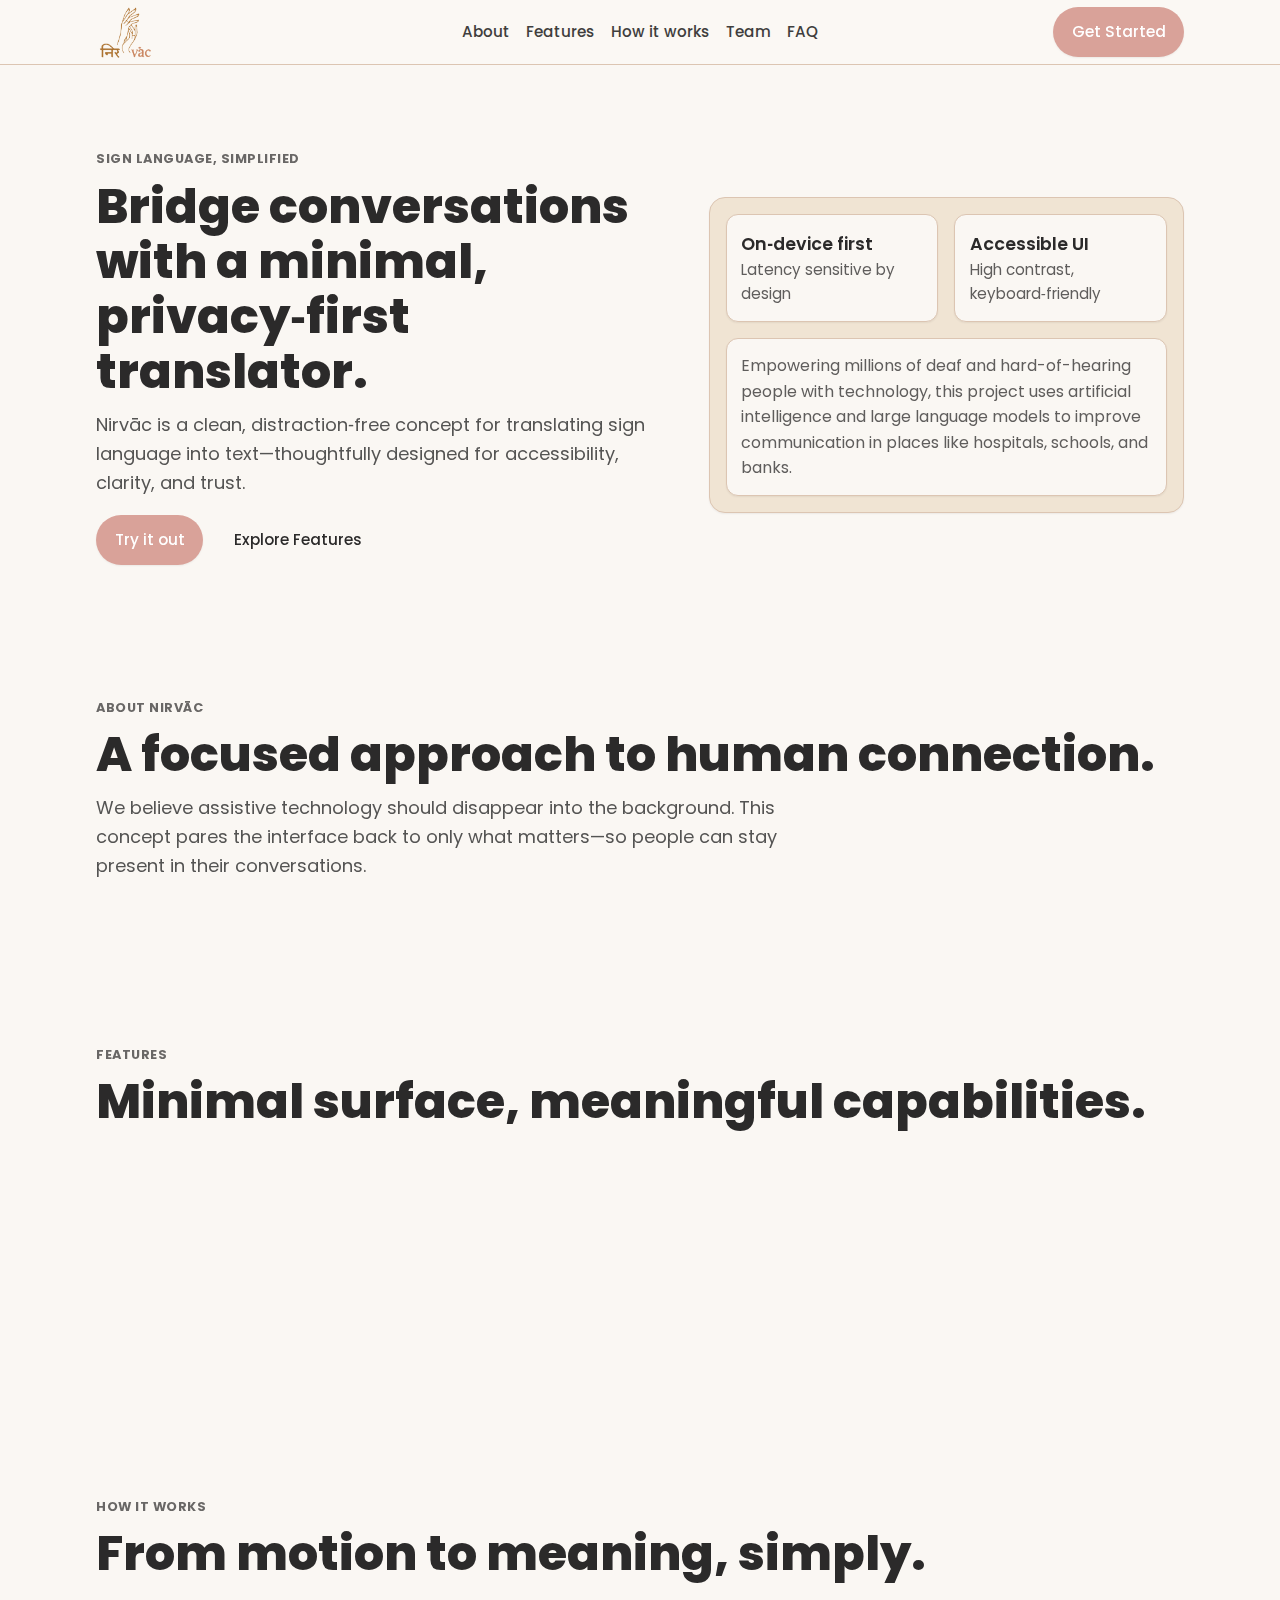
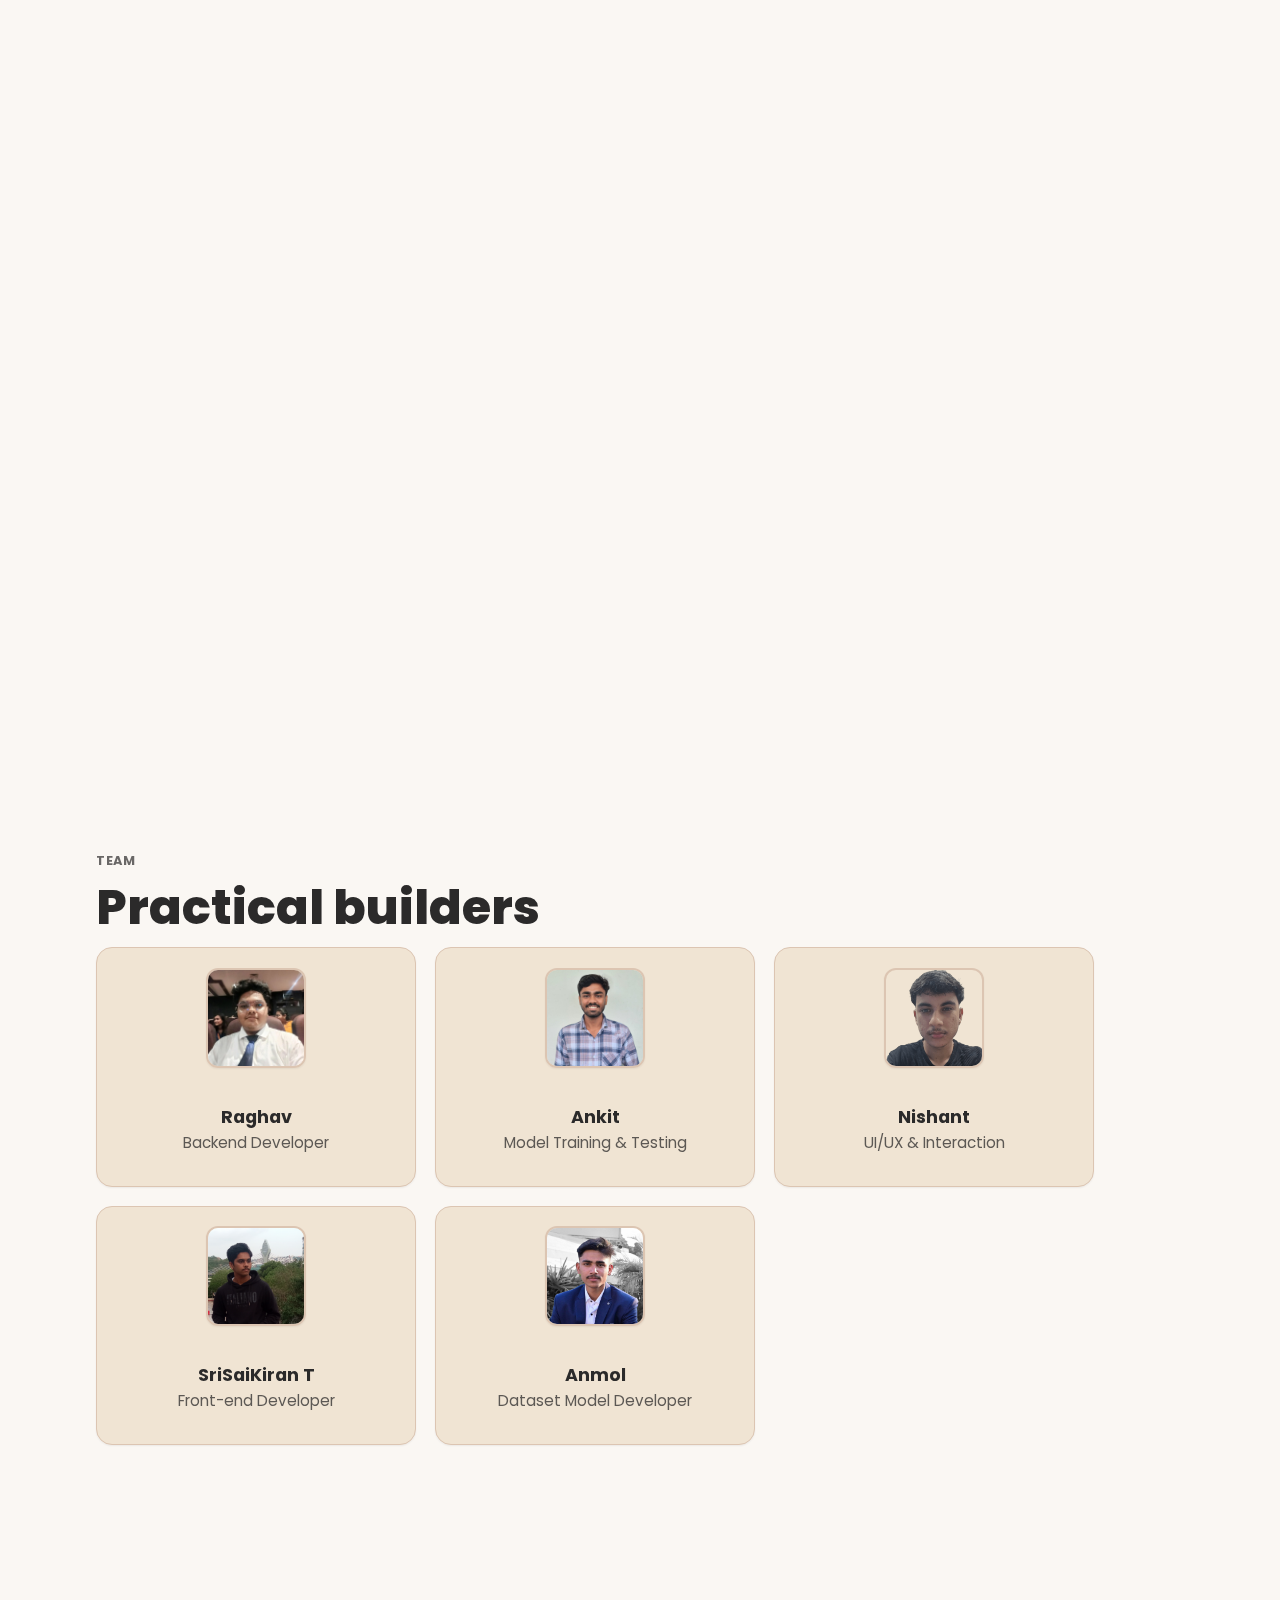
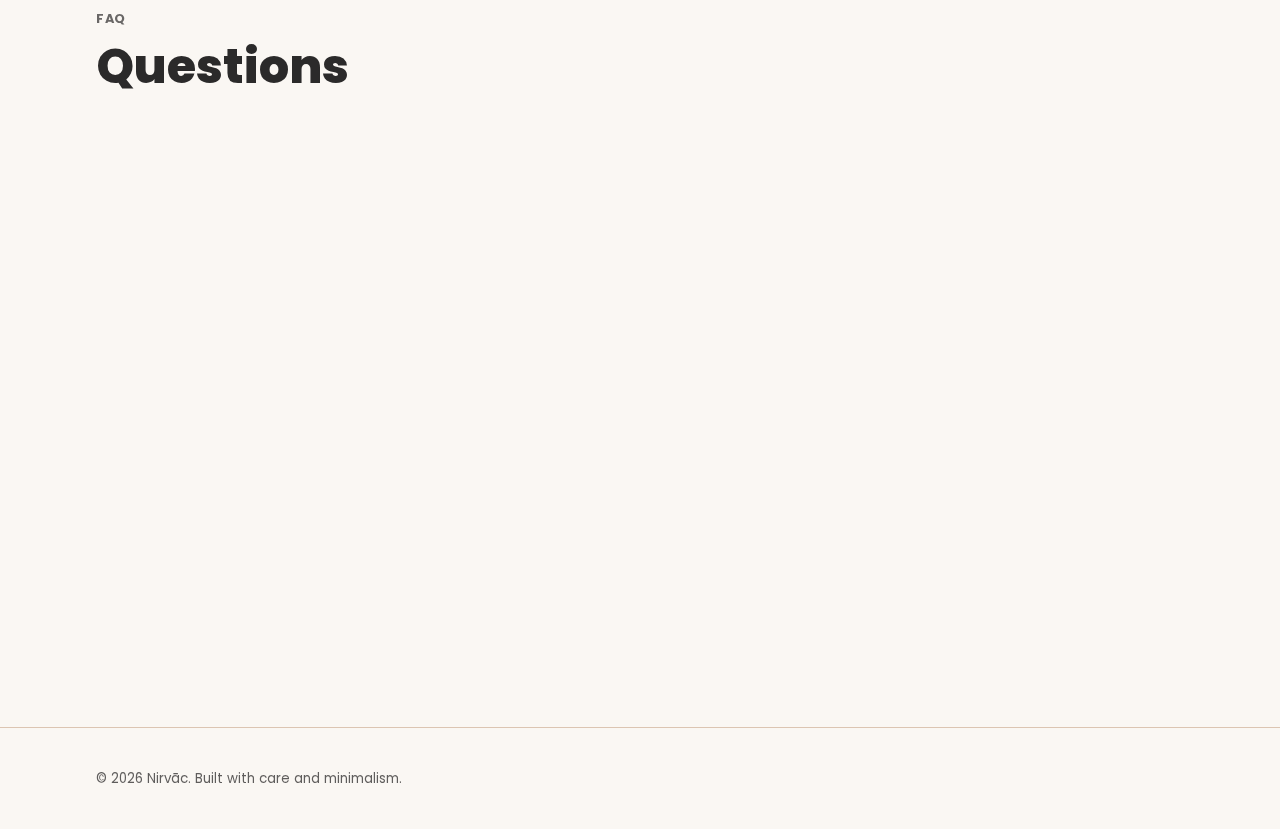
<file: index.html>
<!doctype html>
    <html lang="en">
      <head>
        <meta charset="utf-8" />
        <meta name="viewport" content="width=device-width, initial-scale=1, viewport-fit=cover" />
        <title>निरVāc</title>
        <meta name="description" content="A polished, responsive landing page redesign with accessibility, smooth interactions, and a soft, modern aesthetic." />
        <link rel="stylesheet" href="style.css">
      </head>
      <body>
        <a href="#main" class="skip-link">Skip to content</a>

        <header class="navbar" role="banner">
          <div class="container nav-inner">
      
            <a href="#" class="brand" aria-label="Nirvāc home">
              <!-- <span class="brand-mark" aria-hidden="true"></span> -->
              <img src="logo.png" alt="Nirvāc Logo" class="brand-logo" />
              <!-- <span>निरVāc</span> -->
            </a>


            <nav class="primary" aria-label="Primary">
              <a href="#about">About</a>
              <a href="#features">Features</a>
              <a href="#how">How it works</a>
              <a href="#team">Team</a>
              <a href="#faq">FAQ</a>
            </nav>


            <div class="nav-cta">
            <a href="javascript:void(0)" class="btn btn-primary" onclick="openPopup()">Get Started</a>
              <!-- <a href="#contact" class="btn btn-primary">Get Started</a> -->
            </div>

            <button class="menu-btn" id="menuBtn" aria-label="Toggle menu" aria-expanded="false" aria-controls="mobileNav">
              <span class="menu-icon" aria-hidden="true"></span>
            </button>
          </div>

          <nav id="mobileNav" class="drawer container" aria-label="Mobile">
            <a href="#about">About</a>
            <a href="#features">Features</a>
            <a href="#how">How it works</a>
            <a href="#team">Team</a>
            <a href="#faq">FAQ</a>
            <a href="#contact">Contact</a>
          </nav>
        </header>

        <main id="main" tabindex="-1">

          <section class="hero section">
            <div class="container hero-wrap">
              <div class="reveal">
                <span class="eyebrow">Sign language, simplified</span>
                <h1 class="title">Bridge conversations with a minimal, privacy‑first translator.</h1>
                <p class="lead">
                  Nirvāc is a clean, distraction‑free concept for translating sign language into text—thoughtfully designed for accessibility, clarity, and trust.
                </p>
                <div class="cta-row">
                  <!-- <a class="btn btn-primary" href="#features">Try it out</a> -->
                  <a class="btn btn-primary"  href="javascript:void(0)"  onclick="openPopup()">Try it out</a>
                  <a class="btn btn-ghost" href="#how">Explore Features</a>
                </div>
              </div>

              <aside class="hero-visual reveal" aria-label="Product highlight">
                <div class="viz-row">
                  <div class="viz-card">
                    <div class="viz-kpi">On‑device first</div>
                    <div class="viz-sub">Latency sensitive by design</div>
                  </div>
                  <div class="viz-card">
                    <div class="viz-kpi">Accessible UI</div>
                    <div class="viz-sub">High contrast, keyboard‑friendly</div>
                  </div>
                </div>
                <div class="viz-card">
                  <p class="muted" style="margin:0;">
                    Empowering millions of deaf and hard-of-hearing people with technology, this project uses artificial intelligence and large language models to improve communication in places like hospitals, schools, and banks.
                  </p>
                </div>
              </aside>
            </div>
          </section>

          <section id="about" class="section">
            <div class="container reveal">
              <span class="eyebrow">About Nirvāc</span>
              <h2 class="title">A focused approach to human connection.</h2>
              <p class="lead">
                We believe assistive technology should disappear into the background. This concept pares the interface back to only what matters—so people can stay present in their conversations.
              </p>
            </div>
          </section>


          <section id="features" class="section" aria-labelledby="features-title">
            <div class="container">
              <span class="eyebrow">Features</span>
              <h2 id="features-title" class="title">Minimal surface, meaningful capabilities.</h2>

              <div class="cards-3">
                <article class="card reveal">
                  <h3>Clear, distraction‑free UI</h3>
                  <p class="muted">Whitespace and strong hierarchy keep focus on what’s being said—not on the interface.</p>
                </article>

                <article class="card reveal">
                  <h3>Privacy first</h3>
                  <p class="muted">On‑device processing when possible, with optional secure cloud fallback. Your video never becomes the product.</p>
                </article>

                <article class="card reveal">
                  <h3>Accessible by default</h3>
                  <p class="muted">WCAG‑minded color, keyboard navigation, and sensible motion respect user needs and preferences.</p>
                </article>
              </div>
            </div>
          </section>

    
          <section id="how" class="section" aria-labelledby="how-title">
            <div class="container">
              <span class="eyebrow">How it works</span>
              <h2 id="how-title" class="title">From motion to meaning, simply.</h2>

              <div class="steps">
                <div class="step reveal">
                  <div class="num">1</div>
                  <h3>Capture</h3>
                  <p class="muted">Frames are sampled at efficient intervals to preserve fidelity while minimizing compute cost.</p>
                </div>
                <div class="step reveal">
                  <div class="num">2</div>
                  <h3>Interpret</h3>
                  <p class="muted">Models map gestures to tokens using learned spatiotemporal features and language priors.</p>
                </div>
                <div class="step reveal">
                  <div class="num">3</div>
                  <h3>Render</h3>
                  <p class="muted">Text is presented with strong contrast and low latency for natural, uninterrupted conversation.</p>
                </div>
              </div>
            </div>
          </section>

          <section class="section" aria-labelledby="principles-title">
            <div class="container reveal">
              <span class="eyebrow">Principles</span>
              <h2 id="principles-title" class="title">Accessibility is a requirement, not an option.</h2>
              <ul class="checklist" role="list">
                <li class="check-item">
                  <span class="check" aria-hidden="true"></span>
                  <div>
                    <strong>Contrast that respects context</strong>
                    <div class="muted">AA contrast minimums for text, higher where density increases.</div>
                  </div>
                </li>
                <li class="check-item">
                  <span class="check" aria-hidden="true"></span>
                  <div>
                    <strong>Predictable interaction</strong>
                    <div class="muted">Focus states, skip links, and no hidden traps; everything works by keyboard.</div>
                  </div>
                </li>
                <li class="check-item">
                  <span class="check" aria-hidden="true"></span>
                  <div>
                    <strong>Respects motion preferences</strong>
                    <div class="muted">Subtle transitions are disabled for users who prefer reduced motion.</div>
                  </div>
                </li>
              </ul>
            </div>
          </section>


          <section id="team" class="section" aria-labelledby="team-title">
            <div class="container">
              <span class="eyebrow">Team</span>
              <h2 id="team-title" class="title">Practical builders</h2>

              <div class="team-row">
              <div class="team-card">
                <img src="raghav.jpg" alt="Photo of Raghav" class="avatar-img" />
                <div class="name"><b>Raghav</b></div>
                <div class="role">Backend Developer</div>
                <!-- <div class="desc">Managed hand tracking and image recognition.</div> -->
              </div>

              <div class="team-card">
                <img src="ankit.jpg" alt="Photo of Ankit" class="avatar-img" />
                <div class="name"><b>Ankit</b></div>
                <div class="role">Model Training & Testing</div>
                <!-- <div class="desc">Lead Developer and Trainer for deep learning powered hand gesture recognition and translation system.</div> -->
              </div>

              <div class="team-card">
                <img src="nxnt.png" alt="Photo of Nishant" class="avatar-img" />
                <div class="name"><b>Nishant</b></div>
                <div class="role">UI/UX & Interaction</div>
                <!-- <div class="desc">An intuitive interface was designed for ASL speech synthesis and sentence creation to improve communication between signers and non-signers.</div> -->
              </div>

              <div class="team-card">
                <img src="srisai.jpg" alt="Photo of SriSaiKiran T" class="avatar-img" />
                <div class="name"><b>SriSaiKiran T</b></div>
                <div class="role">Front-end Developer</div>
                <!-- <div class="desc">Developed real-time UI for ASL-to-Speech translation with hand-tracking visualization.</div> -->
              </div>

              <div class="team-card">
                <img src="anmol.jpg" alt="Photo of Anmol" class="avatar-img" />
                <div class="name"><b>Anmol</b></div>
                <div class="role">Dataset Model Developer</div>
                <!-- <div class="desc">Creating and Collecting Dataset to train the model.</div> -->
              </div>
    </div>
  </section>

          <section id="faq" class="section" aria-labelledby="faq-title">
            <div class="container">
              <span class="eyebrow">FAQ</span>
              <h3 id="faq-title" class="title">Questions</h3>

              <div class="faq">
                <div class="faq-item reveal">
                  <h3 style="margin:0;">
                    <button class="faq-btn" aria-expanded="false" aria-controls="faq-1" id="faq-1-h">
                      Is this production‑ready?
                      <span class="chev" aria-hidden="true">▾</span>
                    </button>
                  </h3>
                  <div id="faq-1" class="faq-panel" role="region" aria-labelledby="faq-1-h">
                    <p><lorem>While this is primarily a design-first concept prioritizing clarity, accessibility, and privacy, its modular architecture is designed with scalability in mind for real-world applications.
  Key components like on-device processing and efficient gesture recognition can be readily adapted or extended using production-grade tools and frameworks.
  We've incorporated best practices for performance, security, and WCAG compliance to ensure a smooth transition to deployment.</lorem></p>
                  </div>
                </div>

                <div class="faq-item reveal">
                  <h3 style="margin:0;">
                    <button class="faq-btn" aria-expanded="false" aria-controls="faq-2" id="faq-2-h">
                      How do you handle privacy?
                      <span class="chev" aria-hidden="true">▾</span>
                    </button>
                  </h3>
                  <div id="faq-2" class="faq-panel" role="region" aria-labelledby="faq-2-h">
                    <p><lorem>Privacy is at the core of our design, prioritizing on-device processing to keep sensitive video data local and secure, thereby minimizing risks of external exposure.
  We only transmit minimal, anonymized data outbound when absolutely necessary, ensuring no personal information leaves your device without explicit consent.
  In cases where cloud fallback is required for advanced computations, all streams are end-to-end encrypted using industry-standard protocols and are processed ephemerally—never stored or logged.</lorem></p>
                  </div>
                </div>

                <div class="faq-item reveal">
                  <h3 style="margin:0;">
                    <button class="faq-btn" aria-expanded="false" aria-controls="faq-3" id="faq-3-h">
                      Can this support multiple sign languages?
                      <span class="chev" aria-hidden="true">▾</span>
                    </button>
                  </h3>
                  <div id="faq-3" class="faq-panel" role="region" aria-labelledby="faq-3-h">
                    <p><lorem>Yes, our modular architecture supports multiple sign languages by allowing models to be easily extended or fine-tuned with language-specific datasets, ensuring high accuracy across variants like ASL, BSL, or ISL.
  The user interface remains consistent and intuitive, adapting seamlessly to different languages without requiring redesign, which promotes global accessibility.
  We've built in flexibility for multilingual capabilities, including real-time switching and cultural nuances in gesture interpretation.</lorem></p>
                  </div>
                </div>
              </div>
            </div>
          </section>

          <section id="contact" class="section" aria-labelledby="contact-title">
            <div class="container reveal">
              <span class="eyebrow">Get in touch</span>
              <h2 id="contact-title" class="title">Want to collaborate or explore this further?</h2>
              <p class="lead">Reach out and we’ll share a roadmap tailored to your goals and constraints.</p>
              <div class="cta-row">
                <a class="btn btn-primary" href="mailto:hello@example.com">Email us</a>
                <a class="btn btn-ghost" href="#top">Back to top</a>
              </div>
            </div>
          </section>
        </main>

        <footer role="contentinfo">
          <div class="container foot">
            <small>© <span id="year"></span> Nirvāc. Built with care and minimalism.</small>
          </div>
        </footer>

        <script src="script.js"></script>
        
      </body>

    </html>
</file>
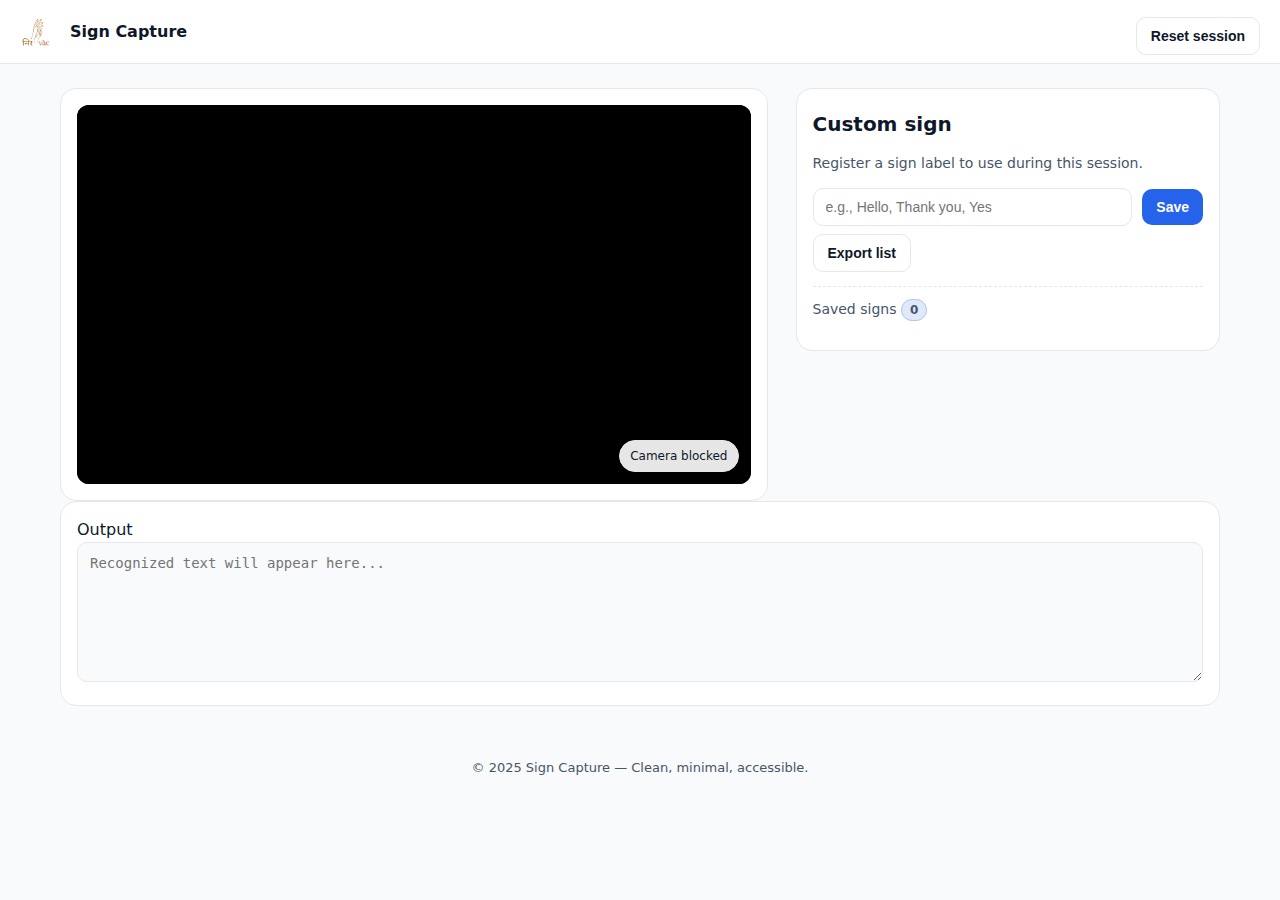
<file: run.html>
<!doctype html>
<html lang="en">
<head>
  <meta charset="utf-8" />
  <meta name="viewport" content="width=device-width, initial-scale=1" />
  <title>Sign Capture — Meet-like Layout</title>
  <style>
    :root{
      --bg:#f8fafc; --surface:#ffffff; --border:#e5e7eb;
      --text:#0f172a; --primary:#2563eb;
    }
    *{box-sizing:border-box} html,body{height:100%}
    body{margin:0;font-family:ui-sans-serif,system-ui;
      background:var(--bg);color:var(--text);line-height:1.5;}
    .container{max-width:1200px;margin:auto;padding:24px 20px;}
    header{height:64px;display:flex;align-items:center;
      justify-content:space-between;padding-inline:20px;
      border-bottom:1px solid var(--border);background:var(--surface);
      position:sticky;top:0;z-index:10;}
    .brand{display:flex;align-items:center;gap:10px;font-weight:600;}
    .brand-mark{width:24px;height:24px;border-radius:6px;background:var(--primary);}
    .grid{display:grid;grid-template-columns:1fr;gap:28px;}
    @media(min-width:1024px){.grid{grid-template-columns:1.25fr .75fr;align-items:start;}}
    .card,.panel,.output{background:var(--surface);border:1px solid var(--border);
      border-radius:16px;padding:16px;}
    .video-shell{position:relative;width:100%;aspect-ratio:16/9;background:#000;
      border-radius:12px;overflow:hidden;}
    video{position:absolute;inset:0;width:100%;height:100%;object-fit:cover;background:#000;}
    .overlay{position:absolute;inset:auto 12px 12px 12px;display:flex;justify-content:flex-end;}
    .chip{background:rgba(255,255,255,.9);border:1px solid var(--border);
      padding:6px 10px;border-radius:999px;font-size:12px;font-weight:500;}
    .panel h2{margin:4px 0 12px;font-size:20px;}
    .muted{color:#475569;font-size:14px;margin-bottom:14px;}
    .field{display:flex;gap:10px;align-items:center;margin:8px 0 6px;}
    .input{flex:1;border:1px solid var(--border);padding:10px 12px;border-radius:10px;font-size:14px;}
    .btn{background:var(--primary);color:#fff;padding:10px 14px;
      font-weight:600;font-size:14px;border:none;border-radius:10px;cursor:pointer;}
    .btn-outline{background:var(--surface);color:var(--text);border:1px solid var(--border);}
    .actions{display:flex;gap:10px;flex-wrap:wrap;margin-top:8px;}
    .list{margin-top:14px;border-top:1px dashed var(--border);padding-top:12px;
      max-height:170px;overflow:auto;}
    .list ul{list-style:none;padding:0;margin:0;display:grid;gap:8px;}
    .list li{padding:8px 10px;border:1px solid var(--border);border-radius:10px;
      display:flex;justify-content:space-between;align-items:center;font-size:14px;}
    .badge{font-size:12px;font-weight:600;padding:3px 8px;border-radius:999px;
      background: color-mix(in srgb,var(--primary)14%,var(--surface));
      border:1px solid color-mix(in srgb,var(--primary)25%,var(--border));}
    textarea{width:100%;min-height:140px;resize:vertical;border:1px solid var(--border);
      background:var(--bg);border-radius:10px;padding:12px;font-size:14px;}
    footer{padding:28px 20px 40px;color:#475569;font-size:13px;text-align:center;}
    .sr-only{position:absolute;width:1px;height:1px;padding:0;margin:-1px;overflow:hidden;clip:rect(0,0,0,0);border:0;}
    .brand-logo {
        height: 32px;  
        width: auto;
        margin-right: 6px;
        vertical-align: middle;
      } 
  </style>
</head>
<body>
  <header>
    <div class="brand">
      <img src="logo.png" alt="Sign Capture Logo" class="brand-logo" />
      <!-- <span class="brand-mark"> -->

      </span><span>Sign Capture</span></div>
    <div class="actions"><button class="btn btn-outline" id="resetBtn">Reset session</button></div>
  </header>

  <main class="container">
    <section class="grid">
      <div class="card">
        <div class="video-shell">
          <video id="camera" autoplay muted playsinline></video>
          <div class="overlay"><span class="chip" id="cameraStatus">Camera off</span></div>
        </div>
      </div>

      <aside class="panel">
        <h2>Custom sign</h2>
        <p class="muted">Register a sign label to use during this session.</p>
        <div class="field">
          <label for="signInput" class="sr-only">Sign label</label>
          <input id="signInput" class="input" type="text" placeholder="e.g., Hello, Thank you, Yes"/>
          <button id="saveBtn" class="btn" type="button">Save</button>
        </div>
        <div class="actions"><button id="exportBtn" class="btn btn-outline">Export list</button></div>
        <div class="list"><div class="muted">Saved signs <span id="count" class="badge">0</span></div><ul id="signList"></ul></div>
      </aside>
    </section>

    <section class="output">
      <label for="outputText">Output</label>
      <textarea id="outputText" placeholder="Recognized text will appear here..." readonly></textarea>
    </section>
  </main>

  <footer>© 2025 Sign Capture — Clean, minimal, accessible.</footer>

  <!-- <script> 
    // --- CAMERA ---
    async function startCamera() {
      const videoEl = document.getElementById('camera');
      const status = document.getElementById('cameraStatus');
      try {
        const stream = await navigator.mediaDevices.getUserMedia({ video:true, audio:false });
        videoEl.srcObject = stream;
        status.textContent = "Camera on";
      } catch (err) {
        status.textContent = "Camera blocked";
        console.warn("Camera error:", err);
      }
    }

    // --- SIGN LIST ---
    const signs=[],signInput=document.getElementById('signInput'),
          signList=document.getElementById('signList'),
          count=document.getElementById('count');

    function renderList(){
      signList.innerHTML='';
      signs.forEach((label,idx)=>{
        const li=document.createElement('li');
        li.innerHTML=`<span>${idx+1}. ${label}</span><button data-idx="${idx}" style="background:none;border:none;color:var(--primary);cursor:pointer;">×</button>`;
        li.querySelector('button').onclick=()=>{signs.splice(idx,1);renderList();}
        signList.appendChild(li);
      });
      count.textContent=signs.length;
    }
    document.getElementById('saveBtn').onclick=()=>{
      const val=signInput.value.trim();if(!val)return;
      signs.push(val);signInput.value='';renderList();signInput.focus();
    };
    document.getElementById('resetBtn').onclick=()=>{signs.length=0;renderList();}
    document.getElementById('exportBtn').onclick=()=>{
      if(!signs.length)return;
      const blob=new Blob([signs.join("\\n")],{type:'text/plain'});
      const a=document.createElement('a');a.href=URL.createObjectURL(blob);
      a.download='signs.txt';a.click();URL.revokeObjectURL(a.href);
    };
    signInput.addEventListener('keypress',e=>{if(e.key==='Enter')document.getElementById('saveBtn').click();});

    // --- SEND FRAME TO PYTHON BACKEND ---
    async function sendFrame(){
      const video=document.getElementById('camera');
      if(video.videoWidth===0)return;
      const canvas=document.createElement('canvas');
      canvas.width=video.videoWidth;canvas.height=video.videoHeight;
      canvas.getContext('2d').drawImage(video,0,0);
      canvas.toBlob(async blob=>{
        const formData=new FormData();
        formData.append('frame',blob,'frame.jpg');
        try{
          const res=await fetch('http://127.0.0.1:5000/predict',{method:'POST',body:formData});
          if(res.ok){
            const data=await res.json();
            const output=document.getElementById('outputText');
            output.value+=data.prediction+"\n";
            output.scrollTop=output.scrollHeight;
          }
        }catch(err){console.warn("Backend error:",err);}
      },'image/jpeg');
    }
    setInterval(sendFrame,2000);

    window.addEventListener('DOMContentLoaded',startCamera);
    async function sendFrame(){
  const video=document.getElementById('camera');
  if(video.videoWidth===0)return;
  const canvas=document.createElement('canvas');
  canvas.width=video.videoWidth;
  canvas.height=video.videoHeight;
  canvas.getContext('2d').drawImage(video,0,0);

  canvas.toBlob(async blob=>{
    const formData=new FormData();
    formData.append('frame',blob,'frame.jpg');

    const res=await fetch('http://127.0.0.1:5000/predict',{
      method:'POST', body:formData
    });
    if(res.ok){
      const data=await res.json();
      document.getElementById('outputText').value += data.prediction + "\n";
    }
  },'image/jpeg');
}
setInterval(sendFrame,2000);

  </script> -->

  <script>
  async function startCamera() {
    const videoEl = document.getElementById('camera');
    const status = document.getElementById('cameraStatus');
    try {
      const stream = await navigator.mediaDevices.getUserMedia({ video:true, audio:false });
      videoEl.srcObject = stream;
      status.textContent = "Camera on";
    } catch (err) {
      status.textContent = "Camera blocked";
      console.warn("Camera error:", err);
    }
  }

  let lastPrediction = "";  

  async function sendFrame(){
    const video=document.getElementById('camera');
    if(video.videoWidth===0)return;

    const canvas=document.createElement('canvas');
    canvas.width=video.videoWidth;
    canvas.height=video.videoHeight;
    canvas.getContext('2d').drawImage(video,0,0);

    canvas.toBlob(async blob=>{
      const formData=new FormData();
      formData.append('frame',blob,'frame.jpg');
      try{
        const res=await fetch('http://127.0.0.1:5000/predict',{method:'POST',body:formData});
        if(res.ok){
          const data=await res.json();
          const output=document.getElementById('outputText');

          if(data.prediction && data.prediction !== lastPrediction){ 
            output.value+=data.prediction+"\n";
            output.scrollTop=output.scrollHeight;
            lastPrediction = data.prediction;
          }
        }
      }catch(err){console.warn("Backend error:",err);}
    },'image/jpeg');
  }

  setInterval(sendFrame,1000);
  window.addEventListener('DOMContentLoaded',startCamera);
</script>

</body>
</html>
</file>
<file: style.css>
/* Palette (user-specified) + neutrals
          Colors used:
          - Background: #FAF7F3
          - Surface:    #F0E4D3
          - Border:     #DCC5B2
          - CTA:        #D9A299
          - Foreground: #2B2A2A
          - White text for primary CTA per requirement
        */

        @import url('https://fonts.googleapis.com/css2?family=Google+Sans+Code:ital,wght@0,300..800;1,300..800&family=Poppins:ital,wght@0,100;0,200;0,300;0,400;0,500;0,600;0,700;0,800;0,900;1,100;1,200;1,300;1,400;1,500;1,600;1,700;1,800;1,900&display=swap" rel="stylesheet');
        *{
          margin: 0;
          padding: 0;
          border : 0;
          font-family: Poppins,sans-serif;
        }

        :root {
          --bg: #FAF7F3;
          --surface: #F0E4D3;
          --border: #DCC5B2;
          --cta: #D9A299;
          --fg: #2B2A2A;

          --radius: 16px;
          --shadow-sm: 0 1px 2px rgba(0,0,0,0.06);
          --shadow-md: 0 6px 16px rgba(0,0,0,0.08);
          --shadow-lg: 0 12px 36px rgba(0,0,0,0.12);

          --container: 1120px;
          --gap: 1rem;
        }

        /* Base */
        html { -webkit-text-size-adjust: 100%; scroll-behavior: smooth; }
        @media (prefers-reduced-motion: reduce) {
          html { scroll-behavior: auto; }
        }
        body {
          margin: 0;
          color: var(--fg);
          background: var(--bg);
          font-family: ui-sans-serif, system-ui, -apple-system, "Segoe UI", Roboto, Arial, "Helvetica Neue", "Noto Sans", "Apple Color Emoji", "Segoe UI Emoji";
          line-height: 1.6;
          text-rendering: optimizeLegibility;
        }
        *, *::before, *::after { box-sizing: border-box; }
        img { max-inline-size: 100%; block-size: auto; display: block; }
        a { color: inherit; text-decoration: none; }
        a:focus-visible, button:focus-visible {
          outline: 3px solid var(--cta);
          outline-offset: 3px;
          border-radius: calc(var(--radius) / 2);
        }

        /* Utilities */
        .container {
          max-width: var(--container);
          margin-inline: auto;
          padding-inline: 1rem;
        }

        .section { padding-block: 3.5rem; }
        @media (min-width: 768px) {
          .section { padding-block: 5rem; }
        }
        .eyebrow {
          display: inline-block;
          font-size: 0.8rem;
          font-weight: 700;
          letter-spacing: 0.04em;
          text-transform: uppercase;
          color: rgba(43,42,42,0.7);
        }
        .title {
          margin: 0.5rem 0 0.75rem;
          font-weight: 800;
          font-size: clamp(1.75rem, 1.1rem + 2.4vw, 3rem);
          line-height: 1.15;
          text-wrap: balance;
        }

        .lead {
          color: rgba(43,42,42,0.8);
          font-size: clamp(1rem, 0.95rem + 0.4vw, 1.125rem);
          max-width: 65ch;
          text-wrap: pretty;
        }
        /* .lead:hover{
          color: burlywood;
          transform: scale(1.05); 
          opacity: 1;
        } */

        .sr-only {
          position: absolute !important;
          width: 1px; height: 1px;
          padding: 0; margin: -1px;
          overflow: hidden; clip: rect(0,0,0,0); white-space: nowrap; border: 0;
        }
        .skip-link {
          position: absolute; left: 0; top: 0;
          transform: translateY(-150%);
          background: var(--cta); color: #fff;
          padding: 0.5rem 0.75rem; border-radius: 8px;
          transition: transform 200ms ease;
          z-index: 999;
        }
        .skip-link:focus { transform: translateY(0); }

        /* Buttons */
        .btn {
          appearance: none;
          border-radius: 999px;
          border: 1px solid transparent;
          padding: 0.75rem 1.1rem;
          font-weight: 500;
          font-size: 0.95rem;
          cursor: pointer;
          display: inline-flex;
          align-items: center;
          gap: 0.5rem;
          transition: transform 150ms ease, filter 150ms ease, background-color 150ms ease, border-color 150ms ease;
          user-select: none;
          will-change: transform;
        }
        .btn:active { transform: translateY(1px); }
        .btn-primary {
          background: var(--cta);
          color: #fff; /* Per requirement */
          box-shadow: var(--shadow-sm);
          
        }
        .btn-primary:hover { filter: brightness(1.03); transform: translateY(-1px); }

        /* Navbar */
        header.navbar {
          position: sticky; top: 0; z-index: 50;
          background: color-mix(in srgb, var(--bg) 90%, white);
          border-bottom: 1px solid var(--border);
          backdrop-filter: saturate(100%) blur(8px);
        }
        .nav-inner {
          height: 64px;
          display: grid;
          grid-template-columns: 1fr auto 1fr;
          align-items: center;
          gap: 0.75rem;
        }
        .brand {
          display: inline-flex; align-items: center; gap: 0.6rem;
          font-weight: 800; letter-spacing: -0.02em;
        }
        .brand-logo {
          height: 60px;  
          width: auto;
          margin-right: 6px;
          vertical-align: middle;
        } 
        .brand-mark {
          inline-size: 28px; block-size: 28px;
          border-radius: 8px; background: var(--cta);
          box-shadow: inset 0 -6px 0 rgba(0,0,0,0.06);
        }
        nav.primary {
          justify-self: center;
          display: none;
          gap: 1rem;
        }
        nav.primary a { 
          font-weight: 500; font-size: 0.95rem;
          opacity: 0.9;
        }
        nav.primary a:hover { 
          color: var(--cta);
          text-decoration: underline;
          transform: scale(1.05); 
          opacity: 1;
          border-radius: 5px;
        }

        .nav-cta {
          justify-self: end;
          display: none;
        }
        .menu-btn {
          justify-self: end;
          display: inline-flex;
          align-items: center; justify-content: center;
          inline-size: 42px; block-size: 42px;
          border-radius: 12px;
          border: 1px solid var(--border);
          background: var(--surface);
          cursor: pointer;
        }
        .menu-icon, .menu-icon::before, .menu-icon::after {
          content: ""; display: block; background: var(--fg);
          inline-size: 20px; block-size: 2px; border-radius: 2px; position: relative;
        }
        .menu-icon::before { position: absolute; transform: translateY(-6px); }
        .menu-icon::after { position: absolute; transform: translateY(6px); }

        .drawer {
          display: none;
          border-top: 1px solid var(--border);
          background: var(--surface);
        }
        .drawer a {
          display: block; padding: 0.9rem 0.25rem;
          border-bottom: 1px solid color-mix(in srgb, var(--border) 60%, transparent);
          font-weight: 700;
        }
        .drawer a:last-child { border-bottom: none; }

        @media (min-width: 960px) {
          .menu-btn { display: none; }
          nav.primary { display: inline-flex; }
          .nav-cta { display: inline-flex; }
          .drawer { display: none !important; }
        }

        /* Hero */
        .hero { padding-block: 5rem 3rem; }
        .hero-wrap {
          display: grid; gap: 2rem;
        }
        @media (min-width: 960px) {
          .hero-wrap {
            grid-template-columns: 1.1fr 0.9fr; align-items: center;
          }
        }

        .hero-visual {
          background: var(--surface);
          border: 1px solid var(--border);
          border-radius: var(--radius);
          box-shadow: var(--shadow-md);
          padding: 1rem;
          display: grid; gap: 1rem;
          transition: transform 150ms ease, filter 150ms ease, background-color 150ms ease, border-color 150ms ease;
          box-shadow: var(--shadow-sm);
          color: var(--fg);
          /* background: var(--surface);
          border: 1px solid var(--border);
          border-radius: 12px;
          box-shadow: var(--shadow-sm);
          padding: 0.75rem 1.1rem;
          font-size: 1rem;
          max-width: 360px;
          margin: 0.5rem 0;
          color: var(--fg);
          opacity: 0.95;
          @media (max-width: 600px) {
          .hero-visual {
            max-width: 100%;
            font-size: 0.95rem;
        }} */}
          .hero-visual:hover { transform: translateY(-1px); }

        .viz-row {
          display: grid; grid-template-columns: 1fr 1fr; gap: 1rem;
        }
        .viz-row:hover { transform: translateY(-1px); }

        .viz-card {
          background: var(--bg);
          border: 1px solid var(--border);
          border-radius: 12px;
          padding: 0.9rem;
          box-shadow: var(--shadow-sm);
        }
        .viz-card:hover { transform: translateY(-1px);}

        .viz-kpi { font-weight: 600; font-size: 1.1rem; }
        .viz-sub { color: rgba(43,42,42,0.75); font-size: 0.95rem; }

        .cta-row {
          display: flex; flex-wrap: wrap; gap: 0.75rem;
          margin-top: 1.1rem;
        }

        /* Feature cards */
        .cards-3 {
          display: grid; gap: 1rem; margin-top: 1.25rem;
        }
        @media (min-width: 768px) {
          .cards-3 { grid-template-columns: repeat(3,1fr); }
        }
        .card {
          background: var(--surface);
          border: 1px solid var(--border);
          border-radius: var(--radius);
          box-shadow: var(--shadow-sm);
          padding: 1.25rem;
          transition: box-shadow 0.2s, transform 0.2s;
          box-shadow: var(--shadow-sm);
        }
        .card:hover,
        .card:focus-within { box-shadow: 0 6px 24px rgba(0, 0, 0, 0.12);
    transform: translateY(-2px) scale(1.5); }

        .card h3 { margin: 0.25rem 0 0.5rem; font-size: 1.05rem; }
        .muted { color: rgba(43,42,42,0.75); margin: 0; }

        /* Steps */
        .steps { display: grid; gap: 1rem; margin-top: 1.25rem; }
        @media (min-width: 960px) {
          .steps { grid-template-columns: repeat(3,1fr); }
        }
        .step {
          background: var(--surface);
          border: 1px solid var(--border);
          border-radius: var(--radius);
          padding: 1.25rem;
          transition: box-shadow 0.2s, transform 0.2s;
          box-shadow: var(--shadow-sm);
        }
        .step:hover,
        .step:focus-within { box-shadow: 0 6px 24px rgba(0, 0, 0, 0.12);
    transform: translateY(-2px) scale(1.5); }

        .num {
          inline-size: 34px; block-size: 34px;
          display: inline-grid; place-items: center;
          border-radius: 999px;
          background: var(--bg); border: 1px solid var(--border);
          font-weight: 800; margin-bottom: 0.5rem;
        }

        /* Checklist */
        .checklist {
          list-style: none; padding: 0; margin-top: 1rem;
          display: grid; gap: 0.65rem;
        }

        .check-item {
          display: grid; grid-template-columns: auto 1fr; gap: 0.6rem; align-items: start;
        }
        .check-item:hover{
          color: burlywood;
          transform: scale(0.99); 
          opacity: 1;
        }
        
        .check {
          inline-size: 20px; block-size: 20px; border-radius: 6px;
          border: 2px solid var(--cta); position: relative; margin-top: 2px;
        }

        .check::after {
          content: ""; position: absolute;
          inset: 2px 4px 6px 4px; border-right: 2px solid var(--cta); border-bottom: 2px solid var(--cta);
          transform: rotate(38deg);
        }

        /* Team */
        .team { display: grid; gap: 1rem; margin-top: 1.25rem; }
        @media (min-width: 768px) { .team { grid-template-columns: repeat(3,1fr); } }
        .team-card {
          background: var(--surface);
          border: 1px solid var(--border);
          border-radius: var(--radius);
          box-shadow: var(--shadow-sm);
          padding: 1.1rem;
        }
        .avatar {
          inline-size: 56px; block-size: 56px; border-radius: 50%;
          display: grid; place-items: center;
          background: var(--bg);
          border: 1px solid var(--border);
          font-weight: 800;
        }
        .role { color: rgba(43,42,42,0.75); font-size: 0.95rem; margin: 0; }

        /* FAQ accordion */
        .faq { display: grid; gap: 0.75rem; margin-top: 1rem; }
        .faq-item {
          background: var(--surface);
          border: 1px solid var(--border);
          border-radius: var(--radius);
          box-shadow: var(--shadow-sm);
          overflow: hidden;
        }
        .faq-item:hover{
          transform: translateY(-1px);
          box-shadow: 0 6px 24px rgba(0, 0, 0, 0.12);
          transition: transform 0.2s, box-shadow 0.2s;
        }

        .faq-btn {
          width: 100%; text-align: left;
          padding: 0.9rem 1rem;
          background: transparent;
          border: none; cursor: pointer;
          font-weight: 800;
          display: flex; align-items: center; justify-content: space-between; gap: 1rem;
        }
        .faq-btn .chev { transition: transform 200ms ease; }
        .faq-btn[aria-expanded="true"] .chev { transform: rotate(180deg); }
        .faq-panel {
          max-height: 0; overflow: hidden;
          transition: max-height 260ms ease;
          border-top: 1px solid var(--border);
          padding-inline: 1rem;
        }
        .faq-panel > p { margin: 0.75rem 0 1rem; color: rgba(43,42,42,0.8); }

        @media (prefers-reduced-motion: reduce) {
          .faq-panel { transition: max-height 0s ease; }
          .faq-btn .chev { transition: transform 0s ease; }
        }

        /* Footer */
        footer {
          border-top: 1px solid var(--border);
          padding-block: 2.5rem;
        }
        .foot {
          display: grid; gap: 1rem;
        }
        @media (min-width: 768px) {
          .foot { grid-template-columns: 1fr auto; align-items: center; }
        }
        .foot small { color: rgba(43,42,42,0.75); }

        /* Reveal on scroll (fade-up) */
        .reveal {
          opacity: 0; transform: translateY(12px);
          transition: opacity 420ms ease, transform 420ms ease;
        }
        .reveal.in-view {
          opacity: 1; transform: none;
        }
        @media (prefers-reduced-motion: reduce) {
          .reveal { opacity: 1; transform: none; transition: none; }
        }

      .team-row {
        display: flex;
        flex-wrap: wrap;
        gap: 1.2rem;
        justify-content: flex-start;
      }

      .team-card {
        background: var(--surface, #F0E4D3);
        border: 1px solid var(--border, #DCC5B2);
        border-radius: 16px;
        box-shadow: var(--shadow-sm, 0 1px 2px rgba(0,0,0,0.06));
        padding: 1.2rem;
        max-width: 320px;
        min-width: 260px;
        flex: 1;
        margin: 0;
        display: flex;
        flex-direction: column;
        align-items: center;
        position: relative;
      }
      .team-card:hover {
        transform: translateY(-1px);
        box-shadow: 0 6px 24px rgba(0, 0, 0, 0.12);
        transition: transform 0.2s, box-shadow 0.2s;
      }

      .team-card img, .avatar-img {
        display: block;
        margin: 0 auto;
        border-radius: 12px; 
        width: 100px;       
        height: 100px;      
        object-fit: cover;
        margin-bottom: 1rem;
      }

      .avatar-img {
        width: 130px;
        height: 150px;
        border-radius: 10%;
        object-fit: cover;
        margin-bottom: 0.7rem;
        border: 2px solid var(--border, #DCC5B2);
        box-shadow: var(--shadow-sm, 0 1px 2px rgba(0,0,0,0.06));
      }

      .avatar {
        font-weight: 800;
        background: var(--bg, #FAF7F3);
        width: 42px;
        height: 42px;
        border-radius: 50%;
        display: grid;
        place-items: center;
        border: 1px solid var(--border, #DCC5B2);
        position: absolute;
        top: 16px;
        left: 75px; /* Move initials next to image */
      }

      .name {
        margin-top: 1.2rem;
        font-size: 1.1rem;
      }

      .role {
        color: rgba(43,42,42,0.75);
        font-size: 0.95rem;
        margin-bottom: 0.7rem;
      }

      .desc {
        font-size: 0.90rem;
        margin-top: 0.2rem;

      }

      @media (max-width: 960px) {
        .team-row {
          flex-direction: column;
          gap: 1.2rem;
        }
        .team-card {
          max-width: 100%;
        }
      }
</file>
